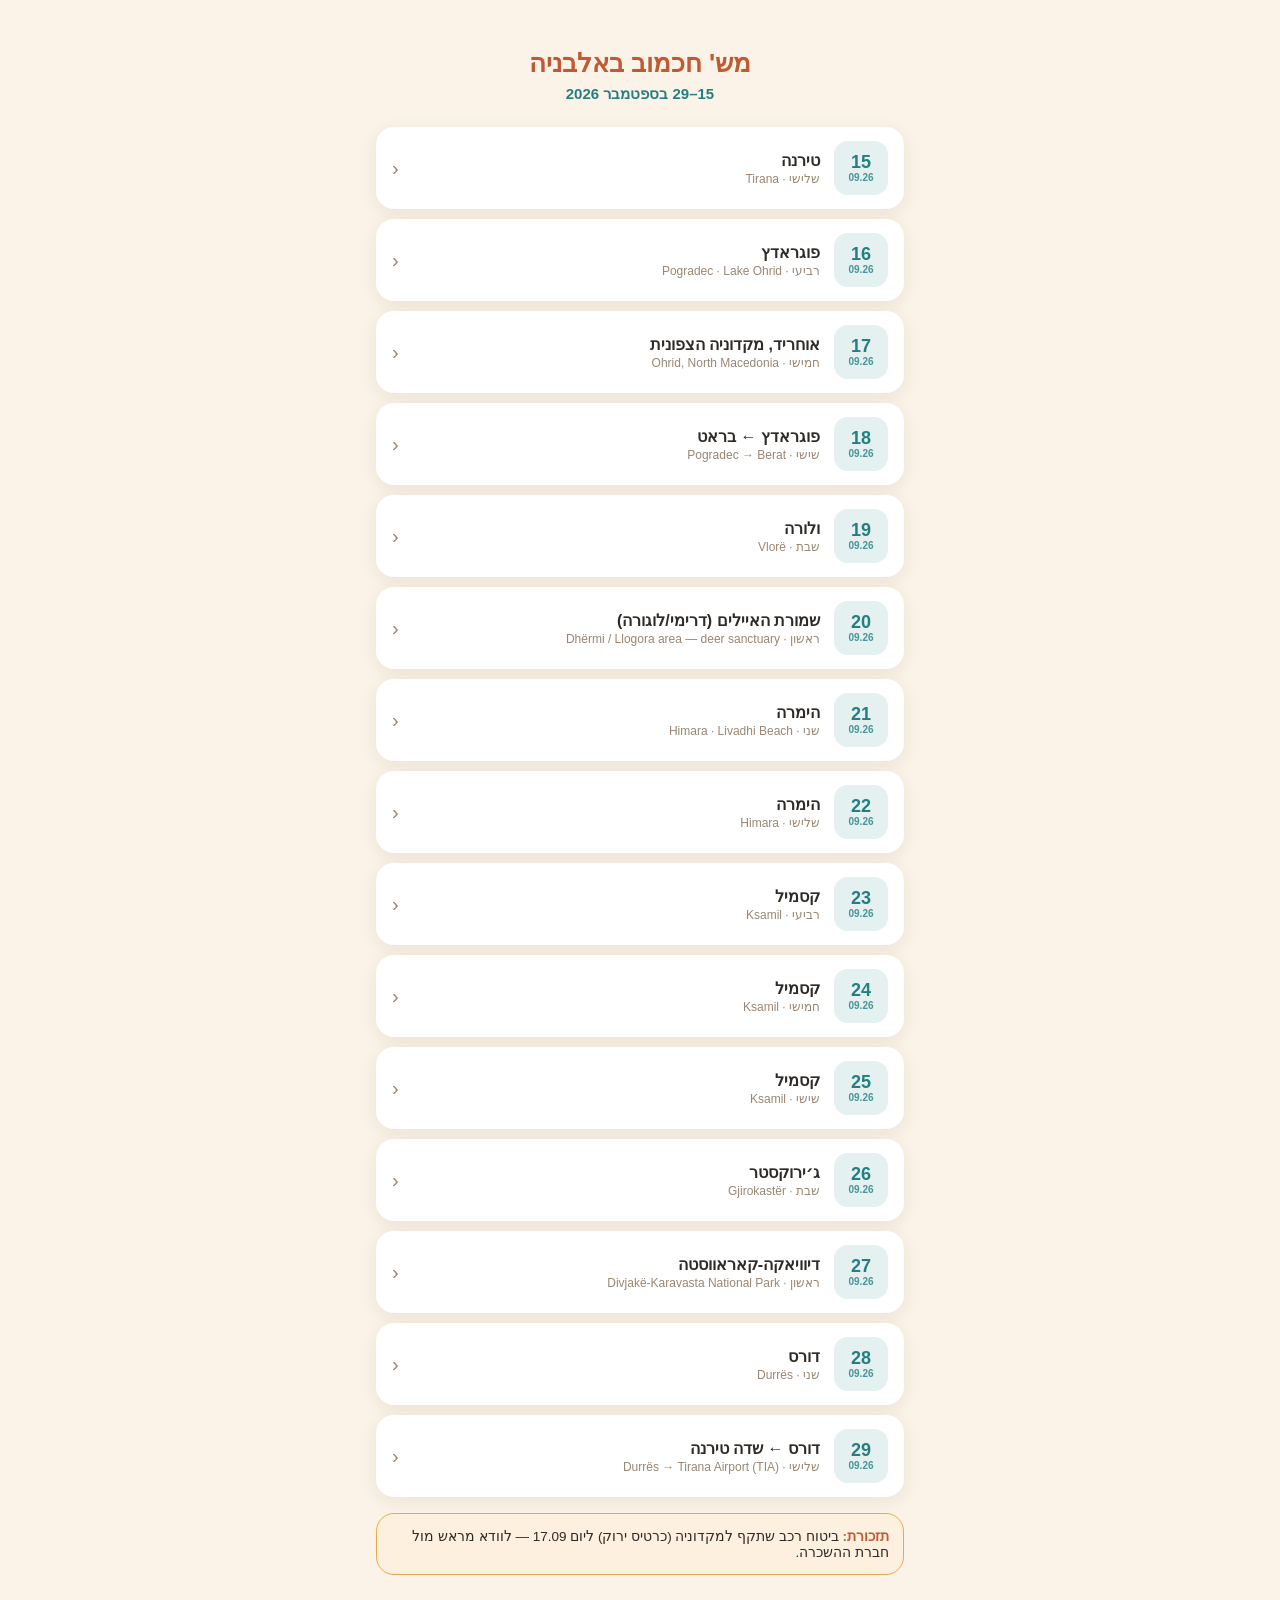
<file: index.html>
<!DOCTYPE html>
<html lang="he" dir="rtl">
<head>
  <meta charset="UTF-8" />
  <meta name="viewport" content="width=device-width, initial-scale=1, viewport-fit=cover" />
  <title>טיול אלבניה 2026</title>
  <meta name="theme-color" content="#D9764A" />
  <link rel="manifest" href="manifest.webmanifest" />
  <link rel="icon" href="icons/icon-192.png" />
  <link rel="apple-touch-icon" href="icons/icon-192.png" />
  <link rel="stylesheet" href="css/style.css" />
</head>
<body>
  <div class="container">
    <div class="trip-header">
      <h1 id="trip-title"></h1>
      <div class="dates" id="trip-dates"></div>
      <div class="people" id="trip-people"></div>
    </div>

    <div class="day-list" id="day-list"></div>

    <div class="reminder-card" id="reminder-card"></div>
  </div>

  <script src="js/data.js"></script>
  <script src="js/weather.js"></script>
  <script src="js/app.js"></script>
  <script>
    document.getElementById("trip-title").textContent = TRIP.title;
    document.getElementById("trip-dates").textContent = TRIP.dates;
    document.getElementById("trip-people").textContent = TRIP.people;
    document.getElementById("reminder-card").innerHTML = `<b>תזכורת:</b> ${TRIP.reminder}`;

    const today = findTodayDay(DAYS);
    const list = document.getElementById("day-list");

    DAYS.forEach((day) => {
      const isToday = today && today.id === day.id;
      const el = document.createElement("a");
      el.href = `day.html?d=${day.id}`;
      el.className = "day-card" + (isToday ? " is-today" : "");
      const [d, m] = day.date.split(".");
      el.innerHTML = `
        ${isToday ? '<span class="today-pill">היום</span>' : ""}
        <div class="date-badge"><span class="dnum">${d}</span><span class="dmon">09.26</span></div>
        <div class="info">
          <div class="city">${day.city}</div>
          <div class="weekday-en">${day.weekday} · ${day.cityEn}</div>
        </div>
        <div class="arrow">‹</div>
      `;
      list.appendChild(el);
    });

    registerSW();

    // scroll today's card into view
    if (today) {
      const idx = DAYS.findIndex((d) => d.id === today.id);
      const node = list.children[idx];
      if (node) setTimeout(() => node.scrollIntoView({ block: "center" }), 100);
    }
  </script>
</body>
</html>
</file>
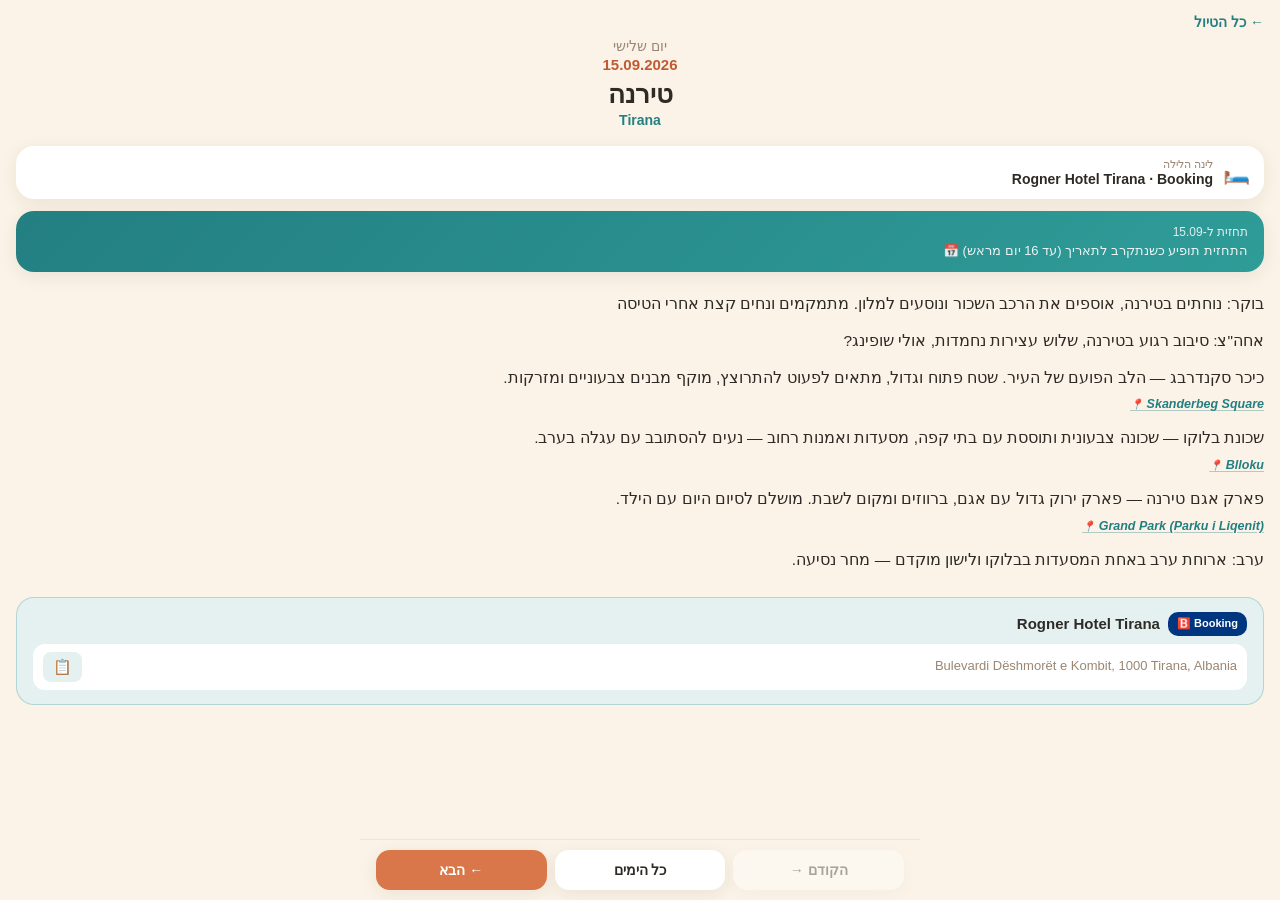
<file: day.html>
<!DOCTYPE html>
<html lang="he" dir="rtl">
<head>
  <meta charset="UTF-8" />
  <meta name="viewport" content="width=device-width, initial-scale=1, viewport-fit=cover" />
  <title>יום הטיול · אלבניה 2026</title>
  <meta name="theme-color" content="#D9764A" />
  <link rel="manifest" href="manifest.webmanifest" />
  <link rel="icon" href="icons/icon-192.png" />
  <link rel="apple-touch-icon" href="icons/icon-192.png" />
  <link rel="stylesheet" href="css/style.css" />
</head>
<body>
  <div class="day-topbar">
    <a href="index.html" class="back-link">← כל הטיול</a>
  </div>

  <div class="day-hero">
    <div class="weekday" id="d-weekday"></div>
    <div class="date" id="d-date"></div>
    <h1 id="d-city"></h1>
    <div class="city-en" id="d-cityen"></div>
    <div class="meta" id="d-meta"></div>
  </div>

  <div class="lodging-card">
    <span class="emoji">🛏️</span>
    <div>
      <div class="lbl">לינה הלילה</div>
      <div class="val" id="d-lodging"></div>
    </div>
  </div>

  <div class="wx-card">
    <div class="wx-title">תחזית ל-<span id="d-wx-date"></span></div>
    <div id="d-weather"></div>
  </div>

  <div class="content" id="d-content"></div>

  <div class="day-nav">
    <a id="nav-prev" href="#">הקודם →</a>
    <a id="nav-index" href="index.html">כל הימים</a>
    <a id="nav-next" class="primary" href="#">← הבא</a>
  </div>

  <script src="js/data.js"></script>
  <script src="js/weather.js"></script>
  <script src="js/maps.js"></script>
  <script src="js/app.js"></script>
  <script>
    const params = new URLSearchParams(location.search);
    const id = parseInt(params.get("d") || "1", 10);
    const idx = DAYS.findIndex((d) => d.id === id);
    const day = DAYS[idx] || DAYS[0];

    document.getElementById("d-weekday").textContent = "יום " + day.weekday;
    document.getElementById("d-date").textContent = day.date + ".2026";
    document.getElementById("d-city").textContent = day.city;
    document.getElementById("d-cityen").textContent = day.cityEn;
    document.getElementById("d-wx-date").textContent = day.date;

    const metaEl = document.getElementById("d-meta");
    if (day.meta) {
      metaEl.textContent = day.meta;
    } else {
      metaEl.style.display = "none";
    }

    document.getElementById("d-lodging").textContent =
      day.lodging + (day.lodgingType && day.lodgingType !== "—" ? " · " + day.lodgingType : "");

    document.getElementById("d-content").innerHTML = renderLines(day.lines) + renderLodgingBottom(day);
    initCopyButtons(document.getElementById("d-content"));

    renderWeather(document.getElementById("d-weather"), day);

    const prev = DAYS[idx - 1];
    const next = DAYS[idx + 1];
    const prevEl = document.getElementById("nav-prev");
    const nextEl = document.getElementById("nav-next");

    if (prev) prevEl.href = `day.html?d=${prev.id}`;
    else prevEl.classList.add("disabled");

    if (next) nextEl.href = `day.html?d=${next.id}`;
    else nextEl.classList.add("disabled");

    registerSW();
    window.scrollTo(0, 0);
  </script>
</body>
</html>
</file>
<file: css/style.css>
:root {
  --bg: #FBF3E7;
  --card: #FFFFFF;
  --text: #2E2A26;
  --muted: #9A8672;
  --accent: #D9764A;
  --accent-dark: #C15A32;
  --teal: #237F82;
  --teal-light: #E4F1F0;
  --highlight-bg: #FDF0DE;
  --highlight-border: #E8A94B;
  --hike-bg: #EAF3E9;
  --hike-border: #6FA96E;
  --shadow: 0 4px 18px rgba(60, 40, 20, 0.08);
  --radius: 18px;
}

* { box-sizing: border-box; }

html, body {
  margin: 0;
  padding: 0;
  background: var(--bg);
  color: var(--text);
  font-family: -apple-system, BlinkMacSystemFont, "Segoe UI", Roboto, Arial, sans-serif;
  direction: rtl;
  text-align: right;
}

body {
  padding-bottom: 90px;
}

a { color: inherit; text-decoration: none; }

.container {
  max-width: 560px;
  margin: 0 auto;
  padding: 20px 16px;
}

/* ---------- Header (overview) ---------- */
.trip-header {
  text-align: center;
  padding: 28px 16px 20px;
}

.trip-header h1 {
  font-size: 26px;
  margin: 0 0 6px;
  color: var(--accent-dark);
}

.trip-header .dates {
  color: var(--teal);
  font-weight: 600;
  font-size: 15px;
}

.trip-header .people {
  color: var(--muted);
  font-size: 13px;
  margin-top: 4px;
}

/* ---------- Day list cards ---------- */
.day-list {
  display: flex;
  flex-direction: column;
  gap: 10px;
}

.day-card {
  display: flex;
  align-items: center;
  gap: 14px;
  background: var(--card);
  border-radius: var(--radius);
  box-shadow: var(--shadow);
  padding: 12px 14px;
  position: relative;
  overflow: hidden;
  border: 2px solid transparent;
}

.day-card.is-today {
  border-color: var(--accent);
}

.day-card .date-badge {
  flex: 0 0 auto;
  width: 54px;
  height: 54px;
  border-radius: 14px;
  background: var(--teal-light);
  color: var(--teal);
  display: flex;
  flex-direction: column;
  align-items: center;
  justify-content: center;
  font-weight: 700;
  line-height: 1.1;
}

.day-card .date-badge .dnum { font-size: 18px; }
.day-card .date-badge .dmon { font-size: 10px; opacity: 0.8; }

.day-card .info { flex: 1; min-width: 0; }

.day-card .city {
  font-size: 16px;
  font-weight: 700;
}

.day-card .weekday-en {
  font-size: 12px;
  color: var(--muted);
  margin-top: 2px;
}

.day-card .today-pill {
  position: absolute;
  top: 8px;
  left: 8px;
  background: var(--accent);
  color: #fff;
  font-size: 10px;
  padding: 2px 8px;
  border-radius: 10px;
  font-weight: 700;
}

.day-card .arrow {
  color: var(--muted);
  font-size: 20px;
}

/* ---------- Day page ---------- */
.day-topbar {
  display: flex;
  align-items: center;
  justify-content: space-between;
  padding: 14px 16px 0;
}

.back-link {
  display: inline-flex;
  align-items: center;
  gap: 4px;
  color: var(--teal);
  font-weight: 600;
  font-size: 14px;
}

.day-hero {
  text-align: center;
  padding: 8px 16px 18px;
}

.day-hero .weekday {
  color: var(--muted);
  font-size: 14px;
}

.day-hero .date {
  color: var(--accent-dark);
  font-weight: 700;
  font-size: 15px;
  margin-top: 2px;
}

.day-hero h1 {
  font-size: 26px;
  margin: 6px 0 2px;
}

.day-hero .city-en {
  color: var(--teal);
  font-size: 14px;
  font-weight: 600;
}

.day-hero .meta {
  margin-top: 8px;
  font-size: 13px;
  color: var(--muted);
  background: var(--teal-light);
  display: inline-block;
  padding: 4px 12px;
  border-radius: 12px;
}

.lodging-card {
  display: flex;
  align-items: center;
  gap: 10px;
  background: var(--card);
  border-radius: var(--radius);
  box-shadow: var(--shadow);
  padding: 12px 14px;
  margin: 0 16px 12px;
}

.lodging-card .emoji { font-size: 22px; }
.lodging-card .lbl { font-size: 11px; color: var(--muted); }
.lodging-card .val { font-size: 14px; font-weight: 600; }

/* ---------- Weather widget ---------- */
.wx-card {
  margin: 0 16px 16px;
  background: linear-gradient(135deg, var(--teal), #2f9c98);
  color: #fff;
  border-radius: var(--radius);
  padding: 14px 16px;
  box-shadow: var(--shadow);
}

.wx-card .wx-title {
  font-size: 12px;
  opacity: 0.85;
  margin-bottom: 4px;
}

.wx {
  display: flex;
  align-items: center;
  gap: 10px;
  font-size: 15px;
}

.wx-icon { font-size: 28px; }
.wx-temps { font-size: 18px; }
.wx-label { opacity: 0.9; font-size: 13px; }
.wx-pop { font-size: 12px; opacity: 0.85; margin-right: auto; }
.wx-empty, .wx-loading { font-size: 13px; opacity: 0.9; }

/* ---------- Content blocks ---------- */
.content {
  padding: 4px 16px 20px;
  line-height: 1.6;
  font-size: 15.5px;
}

.content p { margin: 0 0 12px; }

.content .en-caption {
  color: var(--muted);
  font-size: 12.5px;
  font-style: italic;
  margin: -8px 0 12px;
}

.place-link {
  color: var(--teal);
  font-weight: 600;
  text-decoration: underline;
  text-decoration-color: rgba(35, 127, 130, 0.35);
  text-underline-offset: 2px;
}

.place-link .pin {
  font-size: 0.85em;
}

.content .sub {
  color: var(--accent-dark);
  font-size: 16px;
  margin: 20px 0 8px;
  border-right: 3px solid var(--accent);
  padding-right: 10px;
}

.content ul {
  margin: 0 0 12px;
  padding-right: 20px;
}

.content li { margin-bottom: 6px; }

.content .highlight, .content .hike {
  border-radius: 14px;
  padding: 12px 14px;
  margin: 0 0 14px;
  position: relative;
}

.content .highlight {
  background: var(--highlight-bg);
  border: 1px solid var(--highlight-border);
}

.content .hike {
  background: var(--hike-bg);
  border: 1px solid var(--hike-border);
}

.content .badge {
  display: block;
  font-size: 11px;
  font-weight: 700;
  margin-bottom: 4px;
  color: var(--accent-dark);
}

.content .hike .badge { color: #3f7d3d; }

/* ---------- Lodging bottom card ---------- */
.lodging-bottom {
  margin: 24px 0 12px;
  background: var(--teal-light);
  border: 1px solid rgba(35, 127, 130, 0.25);
  border-radius: var(--radius);
  padding: 14px 16px;
}

.lodging-bottom-header {
  display: flex;
  align-items: center;
  gap: 8px;
  flex-wrap: wrap;
  margin-bottom: 8px;
}

.lodging-bottom .lodging-name {
  font-weight: 700;
  font-size: 15px;
  color: var(--text);
}

.platform-badge {
  font-size: 11px;
  font-weight: 700;
  padding: 3px 9px;
  border-radius: 10px;
  white-space: nowrap;
}

.platform-badge.platform-booking {
  background: #003580;
  color: #fff;
}

.platform-badge.platform-airbnb {
  background: #FF385C;
  color: #fff;
}

.lodging-bottom-address {
  display: flex;
  align-items: center;
  justify-content: space-between;
  gap: 10px;
  background: var(--card);
  border-radius: 12px;
  padding: 8px 10px;
}

.lodging-bottom-address .address-text {
  font-size: 13px;
  color: var(--muted);
  direction: ltr;
  text-align: left;
  unicode-bidi: plaintext;
}

.copy-btn {
  flex: 0 0 auto;
  border: none;
  background: var(--teal-light);
  border-radius: 8px;
  font-size: 15px;
  padding: 6px 10px;
  cursor: pointer;
  transition: transform 0.1s ease;
}

.copy-btn:active {
  transform: scale(0.9);
}

.copy-btn.copied {
  background: var(--hike-bg);
  color: #3f7d3d;
}

/* ---------- Bottom nav ---------- */
.day-nav {
  position: fixed;
  bottom: 0;
  right: 0;
  left: 0;
  display: flex;
  gap: 8px;
  padding: 10px 16px;
  background: var(--bg);
  border-top: 1px solid rgba(0,0,0,0.06);
  max-width: 560px;
  margin: 0 auto;
}

.day-nav a {
  flex: 1;
  text-align: center;
  background: var(--card);
  border-radius: 14px;
  padding: 12px 8px;
  font-weight: 700;
  font-size: 14px;
  box-shadow: var(--shadow);
}

.day-nav a.primary {
  background: var(--accent);
  color: #fff;
}

.day-nav a.disabled {
  opacity: 0.4;
  pointer-events: none;
}

/* ---------- Footer note (overview) ---------- */
.reminder-card {
  margin-top: 16px;
  background: var(--highlight-bg);
  border: 1px solid var(--highlight-border);
  border-radius: var(--radius);
  padding: 14px;
  font-size: 13.5px;
}

.reminder-card b { color: var(--accent-dark); }
</file>
